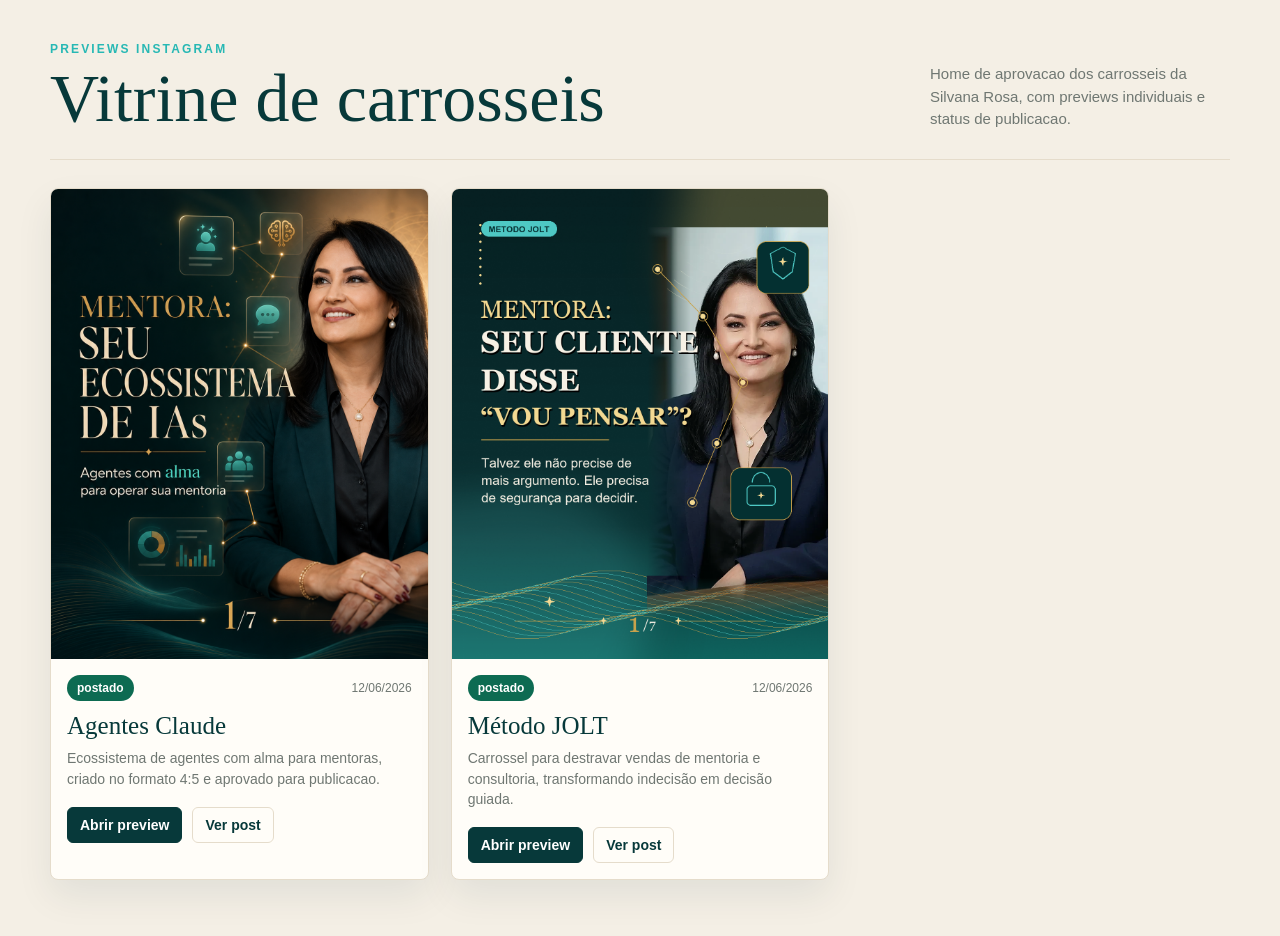
<file: index.html>
<!doctype html>
<html lang="pt-BR">
<head>
  <meta charset="utf-8">
  <meta name="viewport" content="width=device-width, initial-scale=1">
  <title>Vitrine de Carrosseis - Silvana Rosa</title>
  <style>
    :root {
      --page: #f4efe5;
      --ink: #07393a;
      --muted: #6f7772;
      --surface: #fffdf8;
      --line: #e5dccb;
      --gold: #c49a45;
      --teal: #27b8b4;
      --posted: #0d6b52;
      --approved: #8a6a16;
      --pending: #0d5d73;
    }

    * {
      box-sizing: border-box;
      margin: 0;
      padding: 0;
    }

    body {
      min-height: 100vh;
      background: var(--page);
      color: var(--ink);
      font-family: -apple-system, BlinkMacSystemFont, "Segoe UI", Roboto, Helvetica, Arial, sans-serif;
    }

    .shell {
      width: min(1180px, calc(100vw - 32px));
      margin: 0 auto;
      padding: 42px 0 56px;
    }

    header {
      display: flex;
      align-items: end;
      justify-content: space-between;
      gap: 24px;
      padding-bottom: 28px;
      border-bottom: 1px solid var(--line);
    }

    h1 {
      max-width: 760px;
      font-family: Georgia, "Times New Roman", serif;
      font-size: clamp(34px, 6vw, 68px);
      font-weight: 500;
      line-height: 0.95;
      letter-spacing: 0;
    }

    .eyebrow {
      margin-bottom: 10px;
      color: var(--teal);
      font-size: 12px;
      font-weight: 700;
      letter-spacing: 0.18em;
      text-transform: uppercase;
    }

    .summary {
      max-width: 300px;
      color: var(--muted);
      font-size: 15px;
      line-height: 1.5;
    }

    .grid {
      display: grid;
      grid-template-columns: repeat(3, minmax(0, 1fr));
      gap: 22px;
      padding-top: 28px;
    }

    .card {
      overflow: hidden;
      border: 1px solid var(--line);
      border-radius: 8px;
      background: var(--surface);
      box-shadow: 0 16px 36px rgba(7, 57, 58, 0.08);
    }

    .thumb {
      display: block;
      width: 100%;
      aspect-ratio: 4 / 5;
      object-fit: cover;
      background: #ede4d5;
    }

    .content {
      padding: 16px;
    }

    .meta {
      display: flex;
      align-items: center;
      justify-content: space-between;
      gap: 12px;
      margin-bottom: 12px;
    }

    .status {
      display: inline-flex;
      align-items: center;
      min-height: 26px;
      padding: 0 10px;
      border-radius: 999px;
      color: #fff;
      font-size: 12px;
      font-weight: 700;
      line-height: 1;
      white-space: nowrap;
    }

    .status.postado {
      background: var(--posted);
    }

    .status.aprovado {
      background: var(--approved);
    }

    .status.em-aprovacao {
      background: var(--pending);
    }

    .date {
      color: var(--muted);
      font-size: 12px;
      white-space: nowrap;
    }

    h2 {
      font-family: Georgia, "Times New Roman", serif;
      font-size: 25px;
      font-weight: 500;
      line-height: 1;
      letter-spacing: 0;
    }

    .description {
      margin-top: 10px;
      color: var(--muted);
      font-size: 14px;
      line-height: 1.45;
    }

    .links {
      display: flex;
      flex-wrap: wrap;
      gap: 10px;
      margin-top: 18px;
    }

    a {
      color: inherit;
      text-decoration: none;
    }

    .button {
      display: inline-flex;
      align-items: center;
      justify-content: center;
      min-height: 36px;
      padding: 0 12px;
      border: 1px solid var(--ink);
      border-radius: 6px;
      font-size: 14px;
      font-weight: 700;
    }

    .button.primary {
      border-color: var(--ink);
      background: var(--ink);
      color: #fff;
    }

    .button.secondary {
      border-color: var(--line);
      color: var(--ink);
    }

    @media (max-width: 980px) {
      .grid {
        grid-template-columns: repeat(2, minmax(0, 1fr));
      }
    }

    @media (max-width: 720px) {
      .shell {
        width: min(100vw - 24px, 420px);
        padding: 28px 0 36px;
      }

      header {
        display: block;
      }

      .summary {
        margin-top: 14px;
      }

      .grid {
        grid-template-columns: 1fr;
      }
    }
  </style>
</head>
<body>
  <main class="shell">
    <header>
      <div>
        <p class="eyebrow">Previews Instagram</p>
        <h1>Vitrine de carrosseis</h1>
      </div>
      <p class="summary">Home de aprovacao dos carrosseis da Silvana Rosa, com previews individuais e status de publicacao.</p>
    </header>

    <section class="grid" aria-label="Lista de carrosseis">
      <article class="card">
        <img class="thumb" src="carrosseis/agentes-claude/slide-01.png" alt="Capa do carrossel Agentes Claude">
        <div class="content">
          <div class="meta">
            <span class="status postado">postado</span>
            <span class="date">12/06/2026</span>
          </div>
          <h2>Agentes Claude</h2>
          <p class="description">Ecossistema de agentes com alma para mentoras, criado no formato 4:5 e aprovado para publicacao.</p>
          <div class="links">
            <a class="button primary" href="previews/agentes-claude.html">Abrir preview</a>
            <a class="button secondary" href="https://www.instagram.com/p/DZe1Lx5DbrO/" target="_blank" rel="noreferrer">Ver post</a>
          </div>
        </div>
      </article>
      <article class="card">
        <img class="thumb" src="carrosseis/metodo-jolt-vendas-mentoria/slide-01.png" alt="Capa do carrossel Metodo JOLT">
        <div class="content">
          <div class="meta">
            <span class="status postado">postado</span>
            <span class="date">12/06/2026</span>
          </div>
          <h2>Método JOLT</h2>
          <p class="description">Carrossel para destravar vendas de mentoria e consultoria, transformando indecisão em decisão guiada.</p>
          <div class="links">
            <a class="button primary" href="previews/metodo-jolt-vendas-mentoria.html">Abrir preview</a>
            <a class="button secondary" href="https://www.instagram.com/p/DZfvSP3mbRv/" target="_blank" rel="noreferrer">Ver post</a>
          </div>
        </div>
      </article>
    </section>
  </main>
</body>
</html>
</file>
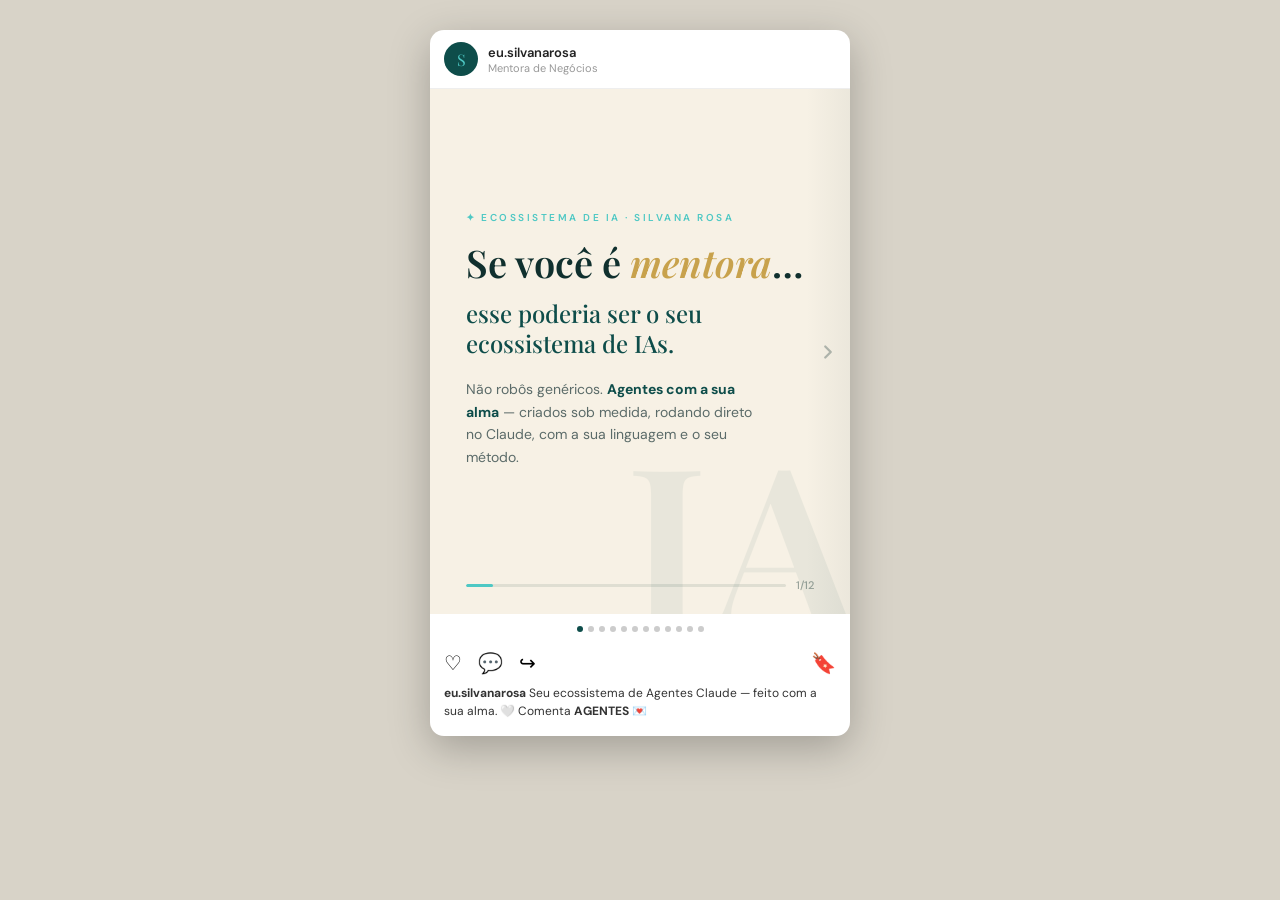
<file: carousel_agentes.html>
<!DOCTYPE html>
<html lang="pt-BR">
<head>
<meta charset="UTF-8">
<title>Carrossel — Agentes Claude | Silvana Rosa</title>
<style>
@import url('https://fonts.googleapis.com/css2?family=Playfair+Display:ital,wght@0,400;0,500;0,600;1,400;1,500&family=DM+Sans:wght@400;500;600&display=swap');
:root{
  --tiffany:#4EC8C4; --tiffany-light:#A8E2DF; --teal-deep:#0E4D4A; --teal-mid:#1A6B66;
  --cream:#F7F1E5; --cream-border:#E8DEC9; --gold:#C8A24C; --ink:#10302E;
  --grad:linear-gradient(165deg,#0E4D4A 0%,#1A6B66 55%,#4EC8C4 100%);
}
*{margin:0;padding:0;box-sizing:border-box;}
body{background:#d8d3c8;display:flex;justify-content:center;padding:30px;font-family:'DM Sans',sans-serif;}
.serif{font-family:'Playfair Display',serif;}
.sans{font-family:'DM Sans',sans-serif;}
.ig-frame{width:420px;background:#fff;border-radius:14px;overflow:hidden;box-shadow:0 12px 40px rgba(0,0,0,.25);}
.ig-header{display:flex;align-items:center;gap:10px;padding:12px 14px;border-bottom:1px solid #eee;}
.ig-header .av{width:34px;height:34px;border-radius:50%;background:var(--teal-deep);display:flex;align-items:center;justify-content:center;color:var(--tiffany);font-family:'Playfair Display',serif;font-size:16px;}
.ig-header .hd{font-size:13px;font-weight:600;color:#222;}
.ig-header .hd small{display:block;font-weight:400;color:#999;font-size:11px;}
.carousel-viewport{width:420px;height:525px;overflow:hidden;position:relative;cursor:grab;}
.carousel-track{display:flex;height:100%;transition:transform .35s ease;}
.slide{min-width:420px;height:525px;position:relative;overflow:hidden;}
.pad{position:absolute;inset:0;padding:40px 36px 64px;display:flex;flex-direction:column;}
.tag{font-size:10px;font-weight:600;letter-spacing:2.5px;text-transform:uppercase;}
.ig-dots{display:flex;gap:5px;justify-content:center;padding:12px;}
.ig-dots i{width:6px;height:6px;border-radius:50%;background:#ccc;}
.ig-dots i.on{background:var(--teal-deep);}
.ig-actions{display:flex;gap:16px;padding:6px 14px 4px;font-size:20px;}
.ig-caption{padding:4px 14px 16px;font-size:12px;color:#333;line-height:1.5;}
.wm{position:absolute;font-family:'Playfair Display',serif;font-size:230px;line-height:1;opacity:.06;right:-10px;bottom:-40px;font-weight:600;}
</style>
</head>
<body>
<div class="ig-frame">
  <div class="ig-header">
    <div class="av serif">S</div>
    <div class="hd">eu.silvanarosa<small>Mentora de Negócios</small></div>
  </div>
  <div class="carousel-viewport">
    <div class="carousel-track" id="track"></div>
  </div>
  <div class="ig-dots" id="dots"></div>
  <div class="ig-actions"><span>♡</span><span>💬</span><span>↪</span><span style="margin-left:auto">🔖</span></div>
  <div class="ig-caption"><b>eu.silvanarosa</b> Seu ecossistema de Agentes Claude — feito com a sua alma. 🤍 Comenta <b>AGENTES</b> 💌</div>
</div>

<script>
const AGENTS = [
  {n:"01",icon:"🧭",t:"Orquestradora da Jornada",d:"Mapeia os passos da sua entrega e organiza o seu método.",o:"Sua mentoria vira um caminho claro, estruturado e vendável."},
  {n:"02",icon:"💎",t:"Guardiã do Posicionamento",d:"Traduz a sua visão em presença magnética e mensagem única.",o:"Você sai da confusão e entra no magnetismo."},
  {n:"03",icon:"🌀",t:"Vendedora da Transformação",d:"Cria mensagens de venda com a alma da sua entrega.",o:"Você vende com integridade — sem sentir que está empurrando."},
  {n:"04",icon:"🌿",t:"Estrategista de Lançamentos",d:"Gera estratégias de venda alinhadas ao seu ritmo e ao seu negócio.",o:"Você vende com consistência, sem se desgastar."},
  {n:"05",icon:"📣",t:"Copy da Mentora Magnética",d:"Escreve posts, páginas e e-mails com o seu tom de voz.",o:"Comunicação autêntica que conecta, converte e encanta."},
  {n:"06",icon:"🎯",t:"Simuladora de Sessões",d:"Testa abordagens e roteiros com você antes das mentorias.",o:"Você chega mais preparada, confiante e fluida."},
  {n:"07",icon:"📬",t:"Reativadora de Leads",d:"Reengaja quem já te conhece — mas ainda não comprou.",o:"Você ativa vendas adormecidas com sutileza e estratégia."},
  {n:"08",icon:"📝",t:"Nomes & Posicionamento de Ofertas",d:"Gera nomes com alma e impacto para os seus produtos.",o:"Suas ofertas ficam memoráveis e mais fáceis de vender."},
  {n:"09",icon:"📲",t:"Geradora de Conteúdo do Método",d:"Transforma o seu conhecimento em conteúdo estratégico.",o:"Você nutre a audiência com propósito — sem tela em branco."},
  {n:"10",icon:"🤖",t:"FAQ & Gestão de Objeções",d:"Responde dúvidas e objeções na sua linguagem e nas suas ofertas.",o:"Menos desgaste no atendimento, mais conversão."},
];
const TOTAL = AGENTS.length + 2;

function progress(i,light){
  const pct=((i+1)/TOTAL)*100;
  const track=light?'rgba(16,48,46,.10)':'rgba(255,255,255,.15)';
  const fill=light?'#4EC8C4':'#A8E2DF';
  const lab=light?'rgba(16,48,46,.4)':'rgba(255,255,255,.5)';
  return `<div style="position:absolute;bottom:0;left:0;right:0;padding:16px 36px 22px;display:flex;align-items:center;gap:10px;z-index:10">
    <div style="flex:1;height:3px;background:${track};border-radius:2px;overflow:hidden"><div style="height:100%;width:${pct}%;background:${fill};border-radius:2px"></div></div>
    <span style="font-size:11px;color:${lab};font-weight:500">${i+1}/${TOTAL}</span></div>`;
}
function arrow(light){
  if(false)return'';
  const bg=light?'rgba(16,48,46,.05)':'rgba(255,255,255,.07)';
  const st=light?'rgba(16,48,46,.3)':'rgba(255,255,255,.4)';
  return `<div style="position:absolute;right:0;top:0;bottom:0;width:44px;display:flex;align-items:center;justify-content:center;background:linear-gradient(to right,transparent,${bg});z-index:9">
    <svg width="22" height="22" viewBox="0 0 24 24" fill="none"><path d="M9 6l6 6-6 6" stroke="${st}" stroke-width="2.5" stroke-linecap="round" stroke-linejoin="round"/></svg></div>`;
}

let html="";

// SLIDE 1 — CAPA (creme)
html += `<div class="slide" style="background:var(--cream)">
  <div class="wm" style="color:var(--teal-deep)">IA</div>
  <div class="pad" style="justify-content:center">
    <span class="tag sans" style="color:var(--tiffany);margin-bottom:18px">✦ ECOSSISTEMA DE IA · SILVANA ROSA</span>
    <h1 class="serif" style="font-size:38px;line-height:1.12;color:var(--ink);font-weight:600">Se você é <span class="serif" style="font-style:italic;color:var(--gold)">mentora</span>…</h1>
    <p class="serif" style="font-size:24px;line-height:1.25;color:var(--teal-deep);margin-top:14px;font-weight:500">esse poderia ser o seu ecossistema de IAs.</p>
    <p class="sans" style="font-size:14px;color:#5b6b69;margin-top:20px;line-height:1.6;max-width:300px">Não robôs genéricos. <b style="color:var(--teal-deep)">Agentes com a sua alma</b> — criados sob medida, rodando direto no Claude, com a sua linguagem e o seu método.</p>
  </div>${arrow(true)}${progress(0,true)}</div>`;

// SLIDES 2..11 — AGENTES
AGENTS.forEach((a,idx)=>{
  const i=idx+1;
  const light=(i%2===1); // alterna
  const bg=light?'var(--cream)':'var(--teal-deep)';
  const titleColor=light?'var(--ink)':'#fff';
  const descColor=light?'#5b6b69':'rgba(255,255,255,.72)';
  const tagColor=light?'var(--tiffany)':'var(--tiffany-light)';
  const numColor=light?'rgba(16,48,46,.10)':'rgba(168,226,223,.14)';
  const outBg=light?'rgba(78,200,196,.12)':'rgba(168,226,223,.10)';
  const outColor=light?'var(--teal-deep)':'var(--tiffany-light)';
  html += `<div class="slide" style="background:${bg}">
    <div class="wm serif" style="color:${numColor}">${a.n}</div>
    <div class="pad" style="justify-content:flex-end">
      <span class="tag sans" style="color:${tagColor};margin-bottom:14px">AGENTE ${a.n}</span>
      <div style="font-size:34px;margin-bottom:10px">${a.icon}</div>
      <h2 class="serif" style="font-size:30px;line-height:1.14;color:${titleColor};font-weight:600;margin-bottom:12px">${a.t}</h2>
      <p class="sans" style="font-size:14.5px;line-height:1.55;color:${descColor};max-width:320px;margin-bottom:16px">${a.d}</p>
      <div style="display:inline-flex;align-self:flex-start;align-items:center;gap:8px;background:${outBg};padding:10px 16px;border-radius:14px;max-width:330px">
        <span class="sans" style="font-size:13.5px;line-height:1.4;color:${outColor};font-weight:500">${a.o}</span>
      </div>
    </div>${arrow(light)}${progress(i,light)}</div>`;
});

// SLIDE FINAL — CTA (gradiente)
html += `<div class="slide" style="background:var(--grad)">
  <div class="pad" style="justify-content:center;align-items:flex-start">
    <span class="tag sans" style="color:rgba(255,255,255,.7);margin-bottom:18px">✦ VAMOS JUNTAS</span>
    <h2 class="serif" style="font-size:34px;line-height:1.18;color:#fff;font-weight:600">Um time de <span class="serif" style="font-style:italic;color:#F7F1E5">Agentes Claude</span><br>que trabalha com você<br>e por você.</h2>
    <p class="sans" style="font-size:14.5px;color:rgba(255,255,255,.82);margin-top:18px;line-height:1.6;max-width:310px">Cada agente reflete o seu método, fala como você fala e entrega como você entrega.</p>
    <div style="margin-top:26px;display:inline-flex;align-items:center;gap:9px;background:var(--cream);color:var(--teal-deep);padding:13px 26px;border-radius:30px;font-weight:600;font-size:14px" class="sans">💌 Comenta a palavra AGENTES</div>
    <p class="sans" style="font-size:12px;color:rgba(255,255,255,.65);margin-top:18px">@eu.silvanarosa</p>
  </div>${progress(TOTAL-1,false)}</div>`;

document.getElementById('track').innerHTML=html;

// dots
let dh="";for(let i=0;i<TOTAL;i++)dh+=`<i class="${i===0?'on':''}"></i>`;
document.getElementById('dots').innerHTML=dh;

// swipe/drag
let idx=0,startX=0,drag=false;
const track=document.getElementById('track');
const vp=document.querySelector('.carousel-viewport');
function go(i){idx=Math.max(0,Math.min(TOTAL-1,i));track.style.transform=`translateX(${-idx*420}px)`;
  document.querySelectorAll('.ig-dots i').forEach((d,j)=>d.classList.toggle('on',j===idx));}
vp.addEventListener('mousedown',e=>{drag=true;startX=e.clientX;track.style.transition='none';});
window.addEventListener('mouseup',e=>{if(!drag)return;drag=false;track.style.transition='transform .35s ease';
  const dx=e.clientX-startX;if(dx<-50)go(idx+1);else if(dx>50)go(idx-1);else go(idx);});
vp.addEventListener('click',e=>{const r=vp.getBoundingClientRect();if(e.clientX-r.left>r.width/2)go(idx+1);else go(idx-1);});
</script>
</body>
</html>
</file>
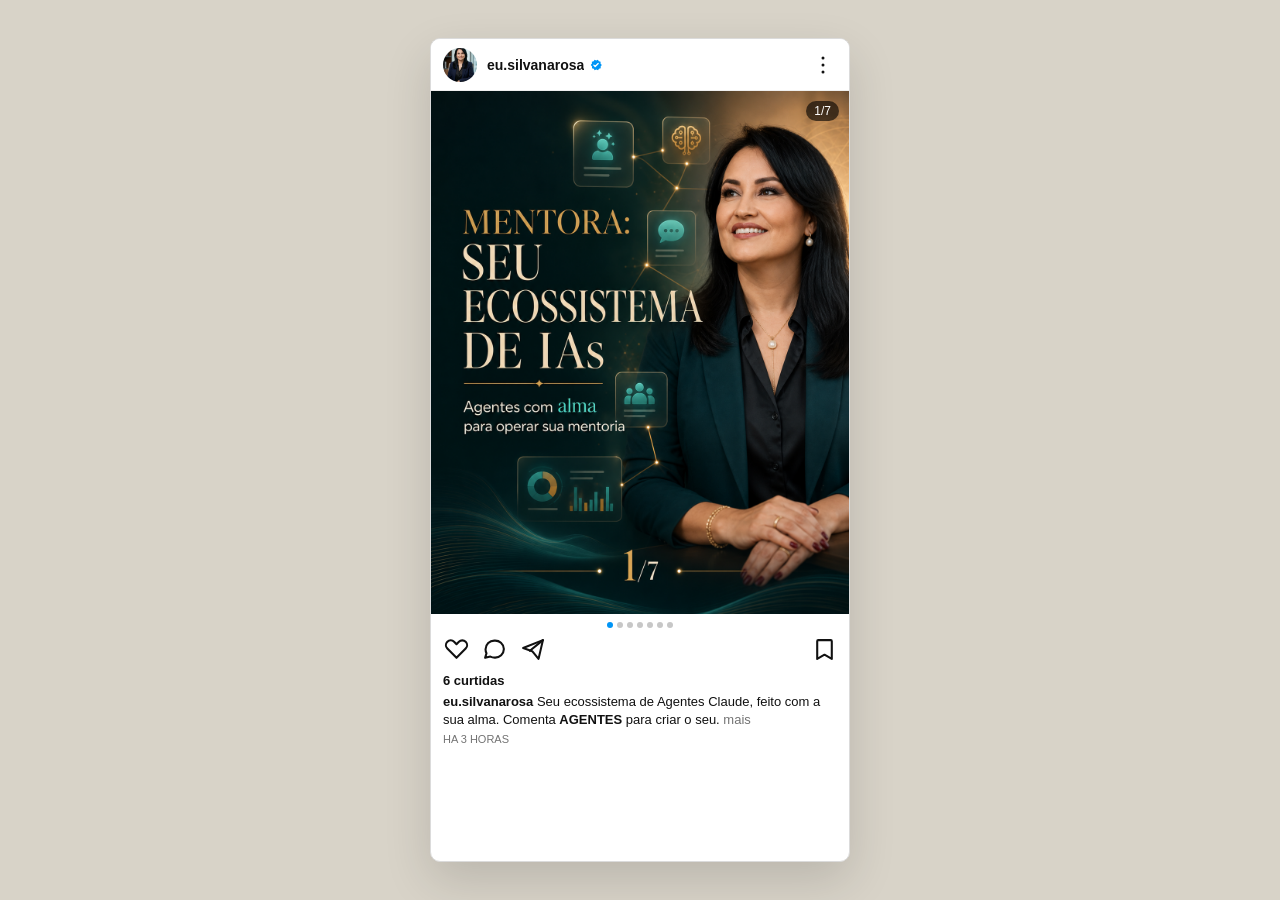
<file: carrossel_preview.html>
<!doctype html>
<html lang="pt-BR">
<head>
  <meta charset="utf-8">
  <meta name="viewport" content="width=device-width, initial-scale=1">
  <title>Preview Instagram - Agentes Claude</title>
  <style>
    :root {
      --page: #d8d3c8;
      --surface: #fff;
      --line: #efefef;
      --text: #111;
      --muted: #737373;
      --blue: #0095f6;
    }

    * {
      box-sizing: border-box;
      margin: 0;
      padding: 0;
    }

    body {
      min-height: 100vh;
      display: flex;
      justify-content: center;
      padding: 38px 18px;
      background: var(--page);
      color: var(--text);
      font-family: -apple-system, BlinkMacSystemFont, "Segoe UI", Roboto, Helvetica, Arial, sans-serif;
    }

    .post {
      width: min(420px, calc(100vw - 36px));
      overflow: hidden;
      border: 1px solid #dbdbdb;
      border-radius: 10px;
      background: var(--surface);
      box-shadow: 0 18px 48px rgba(0, 0, 0, 0.14);
    }

    .post-header {
      display: flex;
      align-items: center;
      gap: 10px;
      height: 52px;
      padding: 8px 12px;
      border-bottom: 1px solid var(--line);
      background: var(--surface);
    }

    .avatar {
      width: 34px;
      height: 34px;
      flex: 0 0 34px;
      overflow: hidden;
      border-radius: 50%;
      background: #eee;
    }

    .avatar img {
      display: block;
      width: 100%;
      height: 100%;
      object-fit: cover;
    }

    .profile {
      min-width: 0;
      flex: 1;
      display: flex;
      align-items: center;
      gap: 5px;
    }

    .username {
      overflow: hidden;
      color: var(--text);
      font-size: 14px;
      font-weight: 600;
      line-height: 1;
      text-overflow: ellipsis;
      white-space: nowrap;
    }

    .verified {
      width: 14px;
      height: 14px;
      flex: 0 0 14px;
      color: var(--blue);
    }

    .icon-button {
      display: inline-grid;
      place-items: center;
      width: 28px;
      height: 28px;
      border: 0;
      background: transparent;
      color: var(--text);
      cursor: pointer;
    }

    .icon-button svg {
      display: block;
      width: 24px;
      height: 24px;
      stroke: currentColor;
      stroke-width: 2;
      stroke-linecap: round;
      stroke-linejoin: round;
      fill: none;
    }

    .media {
      position: relative;
      width: 100%;
      aspect-ratio: 4 / 5;
      overflow: hidden;
      background: #f7f1e5;
      cursor: grab;
      touch-action: pan-y;
      user-select: none;
      -webkit-user-select: none;
    }

    .media.dragging {
      cursor: grabbing;
    }

    .track {
      display: flex;
      height: 100%;
      transition: transform 260ms ease;
      will-change: transform;
    }

    .slide {
      min-width: 100%;
      height: 100%;
      background: #f7f1e5;
    }

    .slide img {
      display: block;
      width: 100%;
      height: 100%;
      object-fit: cover;
      pointer-events: none;
      user-select: none;
      -webkit-user-drag: none;
    }

    .counter {
      position: absolute;
      top: 10px;
      right: 10px;
      z-index: 3;
      padding: 4px 8px;
      border-radius: 999px;
      background: rgba(0, 0, 0, 0.62);
      color: #fff;
      font-size: 12px;
      font-weight: 500;
      line-height: 1;
    }

    .hit {
      position: absolute;
      top: 0;
      bottom: 0;
      z-index: 2;
      width: 33.333%;
      border: 0;
      background: transparent;
      cursor: pointer;
    }

    .hit.prev {
      left: 0;
    }

    .hit.next {
      right: 0;
    }

    .dots {
      display: flex;
      justify-content: center;
      gap: 4px;
      height: 18px;
      padding-top: 8px;
      background: var(--surface);
    }

    .dot {
      width: 6px;
      height: 6px;
      border: 0;
      border-radius: 50%;
      background: #c7c7c7;
      cursor: pointer;
    }

    .dot.active {
      background: var(--blue);
    }

    .actions {
      display: flex;
      align-items: center;
      gap: 12px;
      height: 40px;
      padding: 4px 12px 8px;
      background: var(--surface);
    }

    .actions .icon-button {
      width: 26px;
      height: 26px;
    }

    .actions .icon-button svg {
      width: 25px;
      height: 25px;
    }

    .actions .save {
      margin-left: auto;
    }

    .likes {
      padding: 0 12px 4px;
      background: var(--surface);
      color: var(--text);
      font-size: 13px;
      font-weight: 600;
      line-height: 1.35;
    }

    .caption {
      padding: 0 12px 2px;
      background: var(--surface);
      color: var(--text);
      font-size: 13px;
      line-height: 1.35;
    }

    .caption strong {
      font-weight: 600;
    }

    .caption .more {
      color: var(--muted);
    }

    .time {
      padding: 4px 12px 14px;
      background: var(--surface);
      color: var(--muted);
      font-size: 11px;
      line-height: 1;
      text-transform: uppercase;
    }

    @media (max-width: 520px) {
      body {
        display: block;
        min-height: 100vh;
        padding: 0;
        background: var(--surface);
      }

      .post {
        width: 100vw;
        min-height: 100vh;
        border: 0;
        border-radius: 0;
        box-shadow: none;
      }

      .post-header {
        height: 50px;
      }

      .media {
        width: 100vw;
      }
    }
  </style>
</head>
<body>
  <article class="post" aria-label="Preview do post no Instagram">
    <header class="post-header">
      <div class="avatar">
        <img src="minhas-fotos/bio-silvana-rosa-desafio-sua-mentoria-em-3-dias.webp" alt="Foto de perfil de Silvana Rosa">
      </div>

      <div class="profile">
        <span class="username">eu.silvanarosa</span>
        <svg class="verified" viewBox="0 0 24 24" aria-label="Verificado">
          <path fill="currentColor" d="M22 12l-2.1 2.4.3 3.2-3.1.7-1.6 2.8-2.9-1.3-2.9 1.3-1.6-2.8-3.1-.7.3-3.2L3 12l2.1-2.4-.3-3.2 3.1-.7 1.6-2.8 2.9 1.3 2.9-1.3 1.6 2.8 3.1.7-.3 3.2L22 12z"></path>
          <path d="M8.3 12.2l2.3 2.3 5.1-5.1" stroke="#fff" stroke-width="2.2" stroke-linecap="round" stroke-linejoin="round" fill="none"></path>
        </svg>
      </div>

      <button class="icon-button" type="button" aria-label="Mais opcoes">
        <svg viewBox="0 0 24 24">
          <circle cx="12" cy="5" r="1.5" fill="currentColor" stroke="none"></circle>
          <circle cx="12" cy="12" r="1.5" fill="currentColor" stroke="none"></circle>
          <circle cx="12" cy="19" r="1.5" fill="currentColor" stroke="none"></circle>
        </svg>
      </button>
    </header>

    <section class="media" id="media">
      <div class="track" id="track"></div>
      <span class="counter" id="counter">1/7</span>
      <button class="hit prev" type="button" id="prev" aria-label="Slide anterior"></button>
      <button class="hit next" type="button" id="next" aria-label="Proximo slide"></button>
    </section>

    <nav class="dots" id="dots" aria-label="Navegacao dos slides"></nav>

    <section class="actions" aria-label="Acoes do post">
      <button class="icon-button" type="button" aria-label="Curtir">
        <svg viewBox="0 0 24 24">
          <path d="M20.8 4.6c-1.8-1.8-4.7-1.8-6.5 0L12 6.9 9.7 4.6c-1.8-1.8-4.7-1.8-6.5 0s-1.8 4.7 0 6.5L12 20l8.8-8.9c1.8-1.8 1.8-4.7 0-6.5z"></path>
        </svg>
      </button>
      <button class="icon-button" type="button" aria-label="Comentar">
        <svg viewBox="0 0 24 24">
          <path d="M21 11.5a8.4 8.4 0 0 1-8.7 8.3 9.7 9.7 0 0 1-4.3-1l-5 1.2 1.3-4.4a8.2 8.2 0 0 1-.9-3.8A8.4 8.4 0 0 1 12 3.5a8.4 8.4 0 0 1 9 8z"></path>
        </svg>
      </button>
      <button class="icon-button" type="button" aria-label="Compartilhar">
        <svg viewBox="0 0 24 24">
          <path d="M22 3L9.5 13.2"></path>
          <path d="M22 3l-4.2 18-6.1-7.4L3 10.6 22 3z"></path>
        </svg>
      </button>
      <button class="icon-button save" type="button" aria-label="Salvar">
        <svg viewBox="0 0 24 24">
          <path d="M6 3h12a1 1 0 0 1 1 1v17l-7-4-7 4V4a1 1 0 0 1 1-1z"></path>
        </svg>
      </button>
    </section>

    <div class="likes">6 curtidas</div>
    <p class="caption">
      <strong>eu.silvanarosa</strong>
      Seu ecossistema de Agentes Claude, feito com a sua alma.
      Comenta <strong>AGENTES</strong> para criar o seu.
      <span class="more">mais</span>
    </p>
    <div class="time">Ha 3 horas</div>
  </article>

  <script>
    const slides = [
      "carrosseis/agentes-claude/slide-01.png",
      "carrosseis/agentes-claude/slide-02.png",
      "carrosseis/agentes-claude/slide-03.png",
      "carrosseis/agentes-claude/slide-04.png",
      "carrosseis/agentes-claude/slide-05.png",
      "carrosseis/agentes-claude/slide-06.png",
      "carrosseis/agentes-claude/slide-07.png"
    ];

    const track = document.getElementById("track");
    const dots = document.getElementById("dots");
    const counter = document.getElementById("counter");
    const prev = document.getElementById("prev");
    const next = document.getElementById("next");
    const media = document.getElementById("media");
    let current = 0;
    let startX = 0;
    let currentX = 0;
    let dragging = false;
    let didDrag = false;

    slides.forEach((src, index) => {
      const slide = document.createElement("div");
      slide.className = "slide";

      const img = document.createElement("img");
      img.src = src;
      img.alt = `Slide ${index + 1}`;

      slide.appendChild(img);
      track.appendChild(slide);

      const dot = document.createElement("button");
      dot.className = "dot";
      dot.type = "button";
      dot.setAttribute("aria-label", `Ir para slide ${index + 1}`);
      dot.addEventListener("click", () => {
        current = index;
        render();
      });
      dots.appendChild(dot);
    });

    function render() {
      track.style.transition = "transform 260ms ease";
      track.style.transform = `translateX(${-current * 100}%)`;
      counter.textContent = `${current + 1}/${slides.length}`;
      [...dots.children].forEach((dot, index) => {
        dot.classList.toggle("active", index === current);
      });
      prev.disabled = current === 0;
      next.disabled = current === slides.length - 1;
    }

    function go(delta) {
      current = Math.max(0, Math.min(slides.length - 1, current + delta));
      render();
    }

    function handleTap(delta) {
      if (didDrag) {
        didDrag = false;
        return;
      }
      go(delta);
    }

    prev.addEventListener("click", () => handleTap(-1));
    next.addEventListener("click", () => handleTap(1));

    media.addEventListener("pointerdown", (event) => {
      dragging = true;
      didDrag = false;
      startX = event.clientX;
      currentX = event.clientX;
      track.style.transition = "none";
      media.classList.add("dragging");
      media.setPointerCapture(event.pointerId);
    });

    media.addEventListener("pointermove", (event) => {
      if (!dragging) return;
      currentX = event.clientX;
      const distance = currentX - startX;
      if (Math.abs(distance) > 8) {
        didDrag = true;
      }
      const width = media.clientWidth || 1;
      const edgeResistance =
        (current === 0 && distance > 0) || (current === slides.length - 1 && distance < 0)
          ? 0.28
          : 1;
      const offset = (distance * edgeResistance / width) * 100;
      track.style.transform = `translateX(${(-current * 100) + offset}%)`;
    });

    function finishDrag(event) {
      if (!dragging) return;
      const distance = currentX - startX;
      dragging = false;
      media.classList.remove("dragging");
      if (event.pointerId !== undefined && media.hasPointerCapture(event.pointerId)) {
        media.releasePointerCapture(event.pointerId);
      }
      if (Math.abs(distance) > 45) {
        go(distance < 0 ? 1 : -1);
      } else {
        render();
      }
    }

    media.addEventListener("pointerup", finishDrag);
    media.addEventListener("pointercancel", finishDrag);

    render();
  </script>
</body>
</html>
</file>
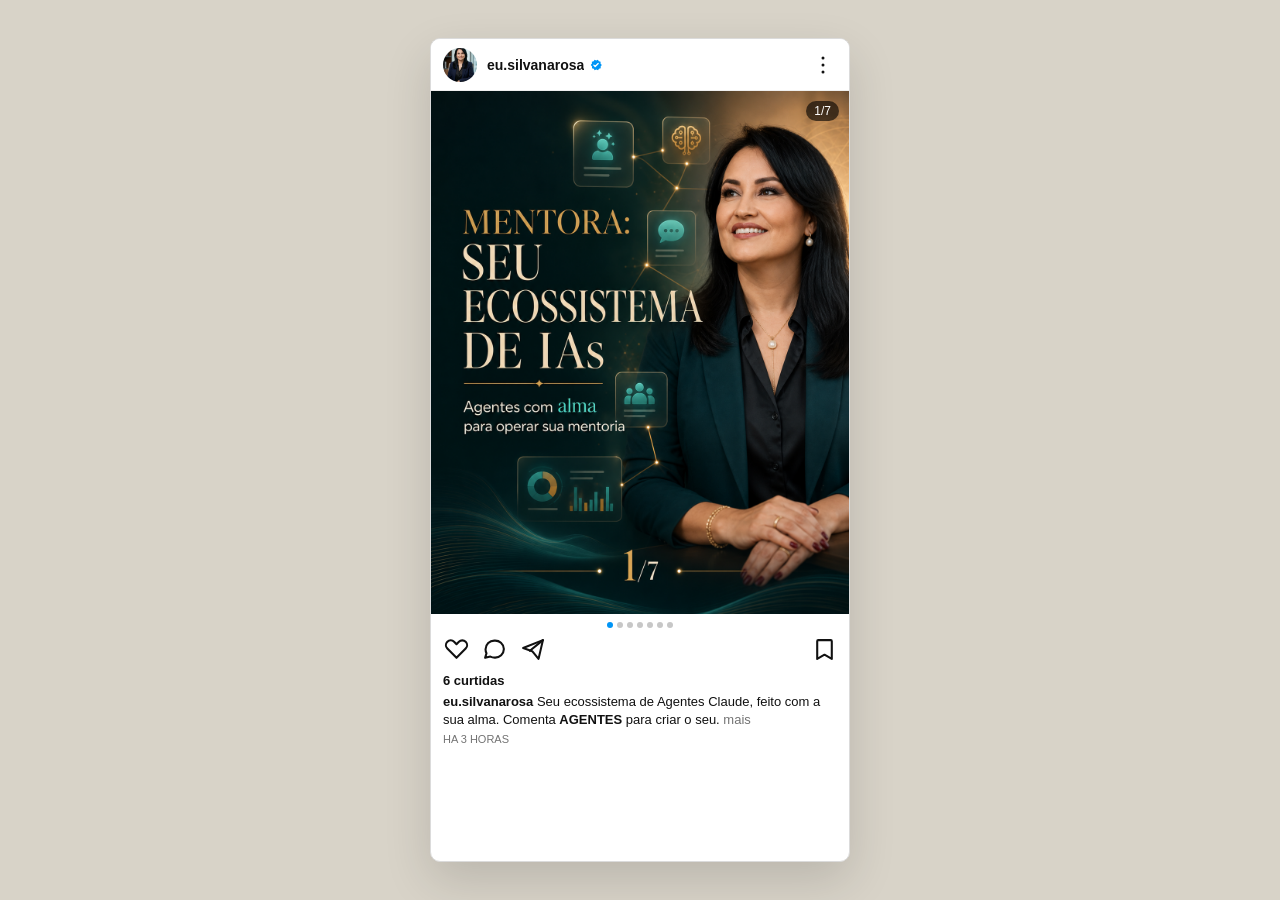
<file: previews/agentes-claude.html>
﻿<!doctype html>
<html lang="pt-BR">
<head>
  <meta charset="utf-8">
  <meta name="viewport" content="width=device-width, initial-scale=1">
  <title>Preview Instagram - Agentes Claude</title>
  <style>
    :root {
      --page: #d8d3c8;
      --surface: #fff;
      --line: #efefef;
      --text: #111;
      --muted: #737373;
      --blue: #0095f6;
    }

    * {
      box-sizing: border-box;
      margin: 0;
      padding: 0;
    }

    body {
      min-height: 100vh;
      display: flex;
      justify-content: center;
      padding: 38px 18px;
      background: var(--page);
      color: var(--text);
      font-family: -apple-system, BlinkMacSystemFont, "Segoe UI", Roboto, Helvetica, Arial, sans-serif;
    }

    .post {
      width: min(420px, calc(100vw - 36px));
      overflow: hidden;
      border: 1px solid #dbdbdb;
      border-radius: 10px;
      background: var(--surface);
      box-shadow: 0 18px 48px rgba(0, 0, 0, 0.14);
    }

    .post-header {
      display: flex;
      align-items: center;
      gap: 10px;
      height: 52px;
      padding: 8px 12px;
      border-bottom: 1px solid var(--line);
      background: var(--surface);
    }

    .avatar {
      width: 34px;
      height: 34px;
      flex: 0 0 34px;
      overflow: hidden;
      border-radius: 50%;
      background: #eee;
    }

    .avatar img {
      display: block;
      width: 100%;
      height: 100%;
      object-fit: cover;
    }

    .profile {
      min-width: 0;
      flex: 1;
      display: flex;
      align-items: center;
      gap: 5px;
    }

    .username {
      overflow: hidden;
      color: var(--text);
      font-size: 14px;
      font-weight: 600;
      line-height: 1;
      text-overflow: ellipsis;
      white-space: nowrap;
    }

    .verified {
      width: 14px;
      height: 14px;
      flex: 0 0 14px;
      color: var(--blue);
    }

    .icon-button {
      display: inline-grid;
      place-items: center;
      width: 28px;
      height: 28px;
      border: 0;
      background: transparent;
      color: var(--text);
      cursor: pointer;
    }

    .icon-button svg {
      display: block;
      width: 24px;
      height: 24px;
      stroke: currentColor;
      stroke-width: 2;
      stroke-linecap: round;
      stroke-linejoin: round;
      fill: none;
    }

    .media {
      position: relative;
      width: 100%;
      aspect-ratio: 4 / 5;
      overflow: hidden;
      background: #f7f1e5;
      cursor: grab;
      touch-action: pan-y;
      user-select: none;
      -webkit-user-select: none;
    }

    .media.dragging {
      cursor: grabbing;
    }

    .track {
      display: flex;
      height: 100%;
      transition: transform 260ms ease;
      will-change: transform;
    }

    .slide {
      min-width: 100%;
      height: 100%;
      background: #f7f1e5;
    }

    .slide img {
      display: block;
      width: 100%;
      height: 100%;
      object-fit: cover;
      pointer-events: none;
      user-select: none;
      -webkit-user-drag: none;
    }

    .counter {
      position: absolute;
      top: 10px;
      right: 10px;
      z-index: 3;
      padding: 4px 8px;
      border-radius: 999px;
      background: rgba(0, 0, 0, 0.62);
      color: #fff;
      font-size: 12px;
      font-weight: 500;
      line-height: 1;
    }

    .hit {
      position: absolute;
      top: 0;
      bottom: 0;
      z-index: 2;
      width: 33.333%;
      border: 0;
      background: transparent;
      cursor: pointer;
    }

    .hit.prev {
      left: 0;
    }

    .hit.next {
      right: 0;
    }

    .dots {
      display: flex;
      justify-content: center;
      gap: 4px;
      height: 18px;
      padding-top: 8px;
      background: var(--surface);
    }

    .dot {
      width: 6px;
      height: 6px;
      border: 0;
      border-radius: 50%;
      background: #c7c7c7;
      cursor: pointer;
    }

    .dot.active {
      background: var(--blue);
    }

    .actions {
      display: flex;
      align-items: center;
      gap: 12px;
      height: 40px;
      padding: 4px 12px 8px;
      background: var(--surface);
    }

    .actions .icon-button {
      width: 26px;
      height: 26px;
    }

    .actions .icon-button svg {
      width: 25px;
      height: 25px;
    }

    .actions .save {
      margin-left: auto;
    }

    .likes {
      padding: 0 12px 4px;
      background: var(--surface);
      color: var(--text);
      font-size: 13px;
      font-weight: 600;
      line-height: 1.35;
    }

    .caption {
      padding: 0 12px 2px;
      background: var(--surface);
      color: var(--text);
      font-size: 13px;
      line-height: 1.35;
    }

    .caption strong {
      font-weight: 600;
    }

    .caption .more {
      color: var(--muted);
    }

    .time {
      padding: 4px 12px 14px;
      background: var(--surface);
      color: var(--muted);
      font-size: 11px;
      line-height: 1;
      text-transform: uppercase;
    }

    @media (max-width: 520px) {
      body {
        display: block;
        min-height: 100vh;
        padding: 0;
        background: var(--surface);
      }

      .post {
        width: 100vw;
        min-height: 100vh;
        border: 0;
        border-radius: 0;
        box-shadow: none;
      }

      .post-header {
        height: 50px;
      }

      .media {
        width: 100vw;
      }
    }
  </style>
</head>
<body>
  <article class="post" aria-label="Preview do post no Instagram">
    <header class="post-header">
      <div class="avatar">
        <img src="../minhas-fotos/bio-silvana-rosa-desafio-sua-mentoria-em-3-dias.webp" alt="Foto de perfil de Silvana Rosa">
      </div>

      <div class="profile">
        <span class="username">eu.silvanarosa</span>
        <svg class="verified" viewBox="0 0 24 24" aria-label="Verificado">
          <path fill="currentColor" d="M22 12l-2.1 2.4.3 3.2-3.1.7-1.6 2.8-2.9-1.3-2.9 1.3-1.6-2.8-3.1-.7.3-3.2L3 12l2.1-2.4-.3-3.2 3.1-.7 1.6-2.8 2.9 1.3 2.9-1.3 1.6 2.8 3.1.7-.3 3.2L22 12z"></path>
          <path d="M8.3 12.2l2.3 2.3 5.1-5.1" stroke="#fff" stroke-width="2.2" stroke-linecap="round" stroke-linejoin="round" fill="none"></path>
        </svg>
      </div>

      <button class="icon-button" type="button" aria-label="Mais opcoes">
        <svg viewBox="0 0 24 24">
          <circle cx="12" cy="5" r="1.5" fill="currentColor" stroke="none"></circle>
          <circle cx="12" cy="12" r="1.5" fill="currentColor" stroke="none"></circle>
          <circle cx="12" cy="19" r="1.5" fill="currentColor" stroke="none"></circle>
        </svg>
      </button>
    </header>

    <section class="media" id="media">
      <div class="track" id="track"></div>
      <span class="counter" id="counter">1/7</span>
      <button class="hit prev" type="button" id="prev" aria-label="Slide anterior"></button>
      <button class="hit next" type="button" id="next" aria-label="Proximo slide"></button>
    </section>

    <nav class="dots" id="dots" aria-label="Navegacao dos slides"></nav>

    <section class="actions" aria-label="Acoes do post">
      <button class="icon-button" type="button" aria-label="Curtir">
        <svg viewBox="0 0 24 24">
          <path d="M20.8 4.6c-1.8-1.8-4.7-1.8-6.5 0L12 6.9 9.7 4.6c-1.8-1.8-4.7-1.8-6.5 0s-1.8 4.7 0 6.5L12 20l8.8-8.9c1.8-1.8 1.8-4.7 0-6.5z"></path>
        </svg>
      </button>
      <button class="icon-button" type="button" aria-label="Comentar">
        <svg viewBox="0 0 24 24">
          <path d="M21 11.5a8.4 8.4 0 0 1-8.7 8.3 9.7 9.7 0 0 1-4.3-1l-5 1.2 1.3-4.4a8.2 8.2 0 0 1-.9-3.8A8.4 8.4 0 0 1 12 3.5a8.4 8.4 0 0 1 9 8z"></path>
        </svg>
      </button>
      <button class="icon-button" type="button" aria-label="Compartilhar">
        <svg viewBox="0 0 24 24">
          <path d="M22 3L9.5 13.2"></path>
          <path d="M22 3l-4.2 18-6.1-7.4L3 10.6 22 3z"></path>
        </svg>
      </button>
      <button class="icon-button save" type="button" aria-label="Salvar">
        <svg viewBox="0 0 24 24">
          <path d="M6 3h12a1 1 0 0 1 1 1v17l-7-4-7 4V4a1 1 0 0 1 1-1z"></path>
        </svg>
      </button>
    </section>

    <div class="likes">6 curtidas</div>
    <p class="caption">
      <strong>eu.silvanarosa</strong>
      Seu ecossistema de Agentes Claude, feito com a sua alma.
      Comenta <strong>AGENTES</strong> para criar o seu.
      <span class="more">mais</span>
    </p>
    <div class="time">Ha 3 horas</div>
  </article>

  <script>
    const slides = [
      "../carrosseis/agentes-claude/slide-01.png",
      "../carrosseis/agentes-claude/slide-02.png",
      "../carrosseis/agentes-claude/slide-03.png",
      "../carrosseis/agentes-claude/slide-04.png",
      "../carrosseis/agentes-claude/slide-05.png",
      "../carrosseis/agentes-claude/slide-06.png",
      "../carrosseis/agentes-claude/slide-07.png"
    ];

    const track = document.getElementById("track");
    const dots = document.getElementById("dots");
    const counter = document.getElementById("counter");
    const prev = document.getElementById("prev");
    const next = document.getElementById("next");
    const media = document.getElementById("media");
    let current = 0;
    let startX = 0;
    let currentX = 0;
    let dragging = false;
    let didDrag = false;

    slides.forEach((src, index) => {
      const slide = document.createElement("div");
      slide.className = "slide";

      const img = document.createElement("img");
      img.src = src;
      img.alt = `Slide ${index + 1}`;

      slide.appendChild(img);
      track.appendChild(slide);

      const dot = document.createElement("button");
      dot.className = "dot";
      dot.type = "button";
      dot.setAttribute("aria-label", `Ir para slide ${index + 1}`);
      dot.addEventListener("click", () => {
        current = index;
        render();
      });
      dots.appendChild(dot);
    });

    function render() {
      track.style.transition = "transform 260ms ease";
      track.style.transform = `translateX(${-current * 100}%)`;
      counter.textContent = `${current + 1}/${slides.length}`;
      [...dots.children].forEach((dot, index) => {
        dot.classList.toggle("active", index === current);
      });
      prev.disabled = current === 0;
      next.disabled = current === slides.length - 1;
    }

    function go(delta) {
      current = Math.max(0, Math.min(slides.length - 1, current + delta));
      render();
    }

    function handleTap(delta) {
      if (didDrag) {
        didDrag = false;
        return;
      }
      go(delta);
    }

    prev.addEventListener("click", () => handleTap(-1));
    next.addEventListener("click", () => handleTap(1));

    media.addEventListener("pointerdown", (event) => {
      dragging = true;
      didDrag = false;
      startX = event.clientX;
      currentX = event.clientX;
      track.style.transition = "none";
      media.classList.add("dragging");
      media.setPointerCapture(event.pointerId);
    });

    media.addEventListener("pointermove", (event) => {
      if (!dragging) return;
      currentX = event.clientX;
      const distance = currentX - startX;
      if (Math.abs(distance) > 8) {
        didDrag = true;
      }
      const width = media.clientWidth || 1;
      const edgeResistance =
        (current === 0 && distance > 0) || (current === slides.length - 1 && distance < 0)
          ? 0.28
          : 1;
      const offset = (distance * edgeResistance / width) * 100;
      track.style.transform = `translateX(${(-current * 100) + offset}%)`;
    });

    function finishDrag(event) {
      if (!dragging) return;
      const distance = currentX - startX;
      dragging = false;
      media.classList.remove("dragging");
      if (event.pointerId !== undefined && media.hasPointerCapture(event.pointerId)) {
        media.releasePointerCapture(event.pointerId);
      }
      if (Math.abs(distance) > 45) {
        go(distance < 0 ? 1 : -1);
      } else {
        render();
      }
    }

    media.addEventListener("pointerup", finishDrag);
    media.addEventListener("pointercancel", finishDrag);

    render();
  </script>
</body>
</html>
</file>
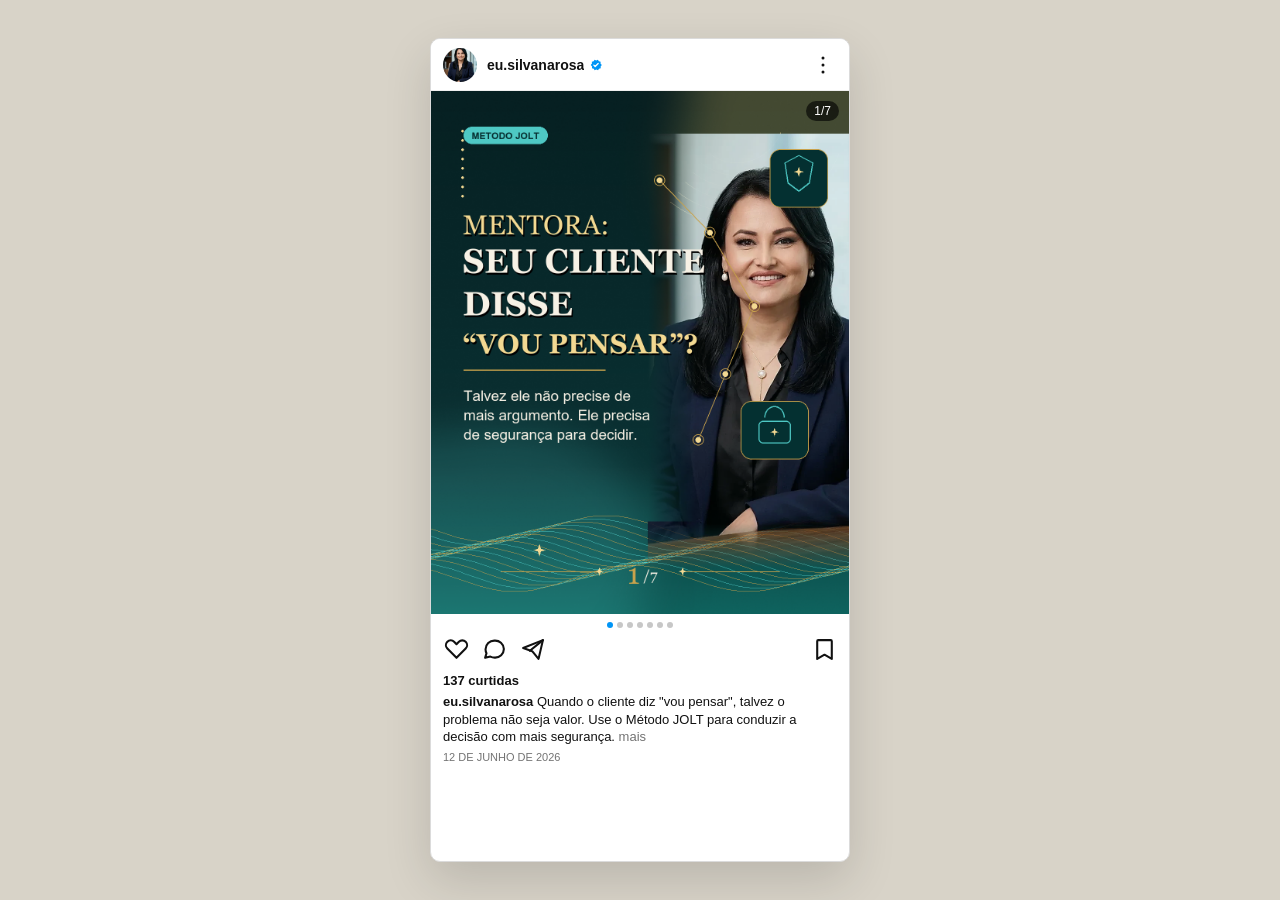
<file: previews/metodo-jolt-vendas-mentoria.html>
<!doctype html>
<html lang="pt-BR">
<head>
  <meta charset="utf-8">
  <meta name="viewport" content="width=device-width, initial-scale=1">
  <title>Metodo JOLT - Preview Instagram</title>
  <style>
    :root {
      --page: #d8d3c8;
      --surface: #fff;
      --line: #efefef;
      --text: #111;
      --muted: #737373;
      --blue: #0095f6;
    }

    * { box-sizing: border-box; margin: 0; padding: 0; }

    body {
      min-height: 100vh;
      display: flex;
      justify-content: center;
      padding: 38px 18px;
      background: var(--page);
      color: var(--text);
      font-family: -apple-system, BlinkMacSystemFont, "Segoe UI", Roboto, Helvetica, Arial, sans-serif;
    }

    .post {
      width: min(420px, calc(100vw - 36px));
      overflow: hidden;
      border: 1px solid #dbdbdb;
      border-radius: 10px;
      background: var(--surface);
      box-shadow: 0 18px 48px rgba(0, 0, 0, 0.14);
    }

    .post-header {
      display: flex;
      align-items: center;
      gap: 10px;
      height: 52px;
      padding: 8px 12px;
      border-bottom: 1px solid var(--line);
      background: var(--surface);
    }

    .avatar {
      width: 34px;
      height: 34px;
      flex: 0 0 34px;
      overflow: hidden;
      border-radius: 50%;
      background: #eee;
    }

    .avatar img,
    .slide img {
      display: block;
      width: 100%;
      height: 100%;
    }

    .avatar img { object-fit: cover; }
    .slide img { object-fit: contain; }

    .profile {
      min-width: 0;
      flex: 1;
      display: flex;
      align-items: center;
      gap: 5px;
    }

    .username {
      overflow: hidden;
      font-size: 14px;
      font-weight: 600;
      line-height: 1;
      text-overflow: ellipsis;
      white-space: nowrap;
    }

    .verified {
      width: 14px;
      height: 14px;
      flex: 0 0 14px;
      color: var(--blue);
    }

    .icon-button {
      display: inline-grid;
      place-items: center;
      width: 28px;
      height: 28px;
      border: 0;
      background: transparent;
      color: var(--text);
      cursor: pointer;
    }

    .icon-button svg {
      width: 24px;
      height: 24px;
      stroke: currentColor;
      stroke-width: 2;
      stroke-linecap: round;
      stroke-linejoin: round;
      fill: none;
    }

    .media {
      position: relative;
      width: 100%;
      aspect-ratio: 4 / 5;
      overflow: hidden;
      background: #f7f1e5;
      cursor: grab;
      touch-action: pan-y;
      user-select: none;
    }

    .media.dragging { cursor: grabbing; }

    .track {
      display: flex;
      height: 100%;
      transition: transform 260ms ease;
      will-change: transform;
    }

    .slide {
      min-width: 100%;
      height: 100%;
      background: #f7f1e5;
    }

    .slide img {
      pointer-events: none;
      user-select: none;
      -webkit-user-drag: none;
    }

    .counter {
      position: absolute;
      top: 10px;
      right: 10px;
      z-index: 3;
      padding: 4px 8px;
      border-radius: 999px;
      background: rgba(0, 0, 0, 0.62);
      color: #fff;
      font-size: 12px;
      font-weight: 500;
      line-height: 1;
    }

    .hit {
      position: absolute;
      top: 0;
      bottom: 0;
      z-index: 2;
      width: 33.333%;
      border: 0;
      background: transparent;
      cursor: pointer;
    }

    .hit.prev { left: 0; }
    .hit.next { right: 0; }

    .dots {
      display: flex;
      justify-content: center;
      gap: 4px;
      height: 18px;
      padding-top: 8px;
      background: var(--surface);
    }

    .dot {
      width: 6px;
      height: 6px;
      border: 0;
      border-radius: 50%;
      background: #c7c7c7;
      cursor: pointer;
    }

    .dot.active { background: var(--blue); }

    .actions {
      display: flex;
      align-items: center;
      gap: 12px;
      height: 40px;
      padding: 4px 12px 8px;
      background: var(--surface);
    }

    .actions .icon-button {
      width: 26px;
      height: 26px;
    }

    .actions .icon-button svg {
      width: 25px;
      height: 25px;
    }

    .save { margin-left: auto; }

    .likes,
    .caption,
    .time {
      background: var(--surface);
      font-size: 13px;
      line-height: 1.35;
    }

    .likes {
      padding: 0 12px 4px;
      font-weight: 600;
    }

    .caption { padding: 0 12px 2px; }
    .caption strong { font-weight: 600; }
    .caption .more,
    .time { color: var(--muted); }

    .time {
      padding: 4px 12px 14px;
      font-size: 11px;
      line-height: 1;
      text-transform: uppercase;
    }

    @media (max-width: 520px) {
      body {
        display: block;
        min-height: 100vh;
        padding: 0;
        background: var(--surface);
        overflow-x: hidden;
      }

      .post {
        width: 100%;
        min-height: 100vh;
        border: 0;
        border-radius: 0;
        box-shadow: none;
      }

      .post-header { height: 50px; }
      .media { width: 100%; }
    }
  </style>
</head>
<body>
  <article class="post" aria-label="Preview do post no Instagram">
    <header class="post-header">
      <div class="avatar">
        <img src="../minhas-fotos/bio-silvana-rosa-desafio-sua-mentoria-em-3-dias.webp" alt="Silvana Rosa">
      </div>
      <div class="profile">
        <span class="username">eu.silvanarosa</span>
        <svg class="verified" viewBox="0 0 24 24" aria-label="Verificado">
          <path fill="currentColor" d="M22 12l-2.1 2.4.3 3.2-3.1.7-1.6 2.8-2.9-1.3-2.9 1.3-1.6-2.8-3.1-.7.3-3.2L3 12l2.1-2.4-.3-3.2 3.1-.7 1.6-2.8 2.9 1.3 2.9-1.3 1.6 2.8 3.1.7-.3 3.2L22 12z"></path>
          <path d="M8.3 12.2l2.3 2.3 5.1-5.1" stroke="#fff" stroke-width="2.2" stroke-linecap="round" stroke-linejoin="round" fill="none"></path>
        </svg>
      </div>
      <button class="icon-button" type="button" aria-label="Mais opcoes">
        <svg viewBox="0 0 24 24">
          <circle cx="12" cy="5" r="1.5" fill="currentColor" stroke="none"></circle>
          <circle cx="12" cy="12" r="1.5" fill="currentColor" stroke="none"></circle>
          <circle cx="12" cy="19" r="1.5" fill="currentColor" stroke="none"></circle>
        </svg>
      </button>
    </header>

    <section class="media" id="media">
      <div class="track" id="track"></div>
      <span class="counter" id="counter">1/7</span>
      <button class="hit prev" type="button" id="prev" aria-label="Slide anterior"></button>
      <button class="hit next" type="button" id="next" aria-label="Proximo slide"></button>
    </section>

    <nav class="dots" id="dots" aria-label="Navegacao dos slides"></nav>

    <section class="actions" aria-label="Acoes do post">
      <button class="icon-button" type="button" aria-label="Curtir"><svg viewBox="0 0 24 24"><path d="M20.8 4.6c-1.8-1.8-4.7-1.8-6.5 0L12 6.9 9.7 4.6c-1.8-1.8-4.7-1.8-6.5 0s-1.8 4.7 0 6.5L12 20l8.8-8.9c1.8-1.8 1.8-4.7 0-6.5z"></path></svg></button>
      <button class="icon-button" type="button" aria-label="Comentar"><svg viewBox="0 0 24 24"><path d="M21 11.5a8.4 8.4 0 0 1-8.7 8.3 9.7 9.7 0 0 1-4.3-1l-5 1.2 1.3-4.4a8.2 8.2 0 0 1-.9-3.8A8.4 8.4 0 0 1 12 3.5a8.4 8.4 0 0 1 9 8z"></path></svg></button>
      <button class="icon-button" type="button" aria-label="Compartilhar"><svg viewBox="0 0 24 24"><path d="M22 3L9.5 13.2"></path><path d="M22 3l-4.2 18-6.1-7.4L3 10.6 22 3z"></path></svg></button>
      <button class="icon-button save" type="button" aria-label="Salvar"><svg viewBox="0 0 24 24"><path d="M6 3h12a1 1 0 0 1 1 1v17l-7-4-7 4V4a1 1 0 0 1 1-1z"></path></svg></button>
    </section>

    <div class="likes">137 curtidas</div>
    <p class="caption"><strong>eu.silvanarosa</strong> Quando o cliente diz "vou pensar", talvez o problema não seja valor. Use o Método JOLT para conduzir a decisão com mais segurança. <span class="more">mais</span></p>
    <div class="time">12 de junho de 2026</div>
  </article>

  <script>
    const slides = [
      "../carrosseis/metodo-jolt-vendas-mentoria/slide-01.png",
      "../carrosseis/metodo-jolt-vendas-mentoria/slide-02.png",
      "../carrosseis/metodo-jolt-vendas-mentoria/slide-03.png",
      "../carrosseis/metodo-jolt-vendas-mentoria/slide-04.png",
      "../carrosseis/metodo-jolt-vendas-mentoria/slide-05.png",
      "../carrosseis/metodo-jolt-vendas-mentoria/slide-06.png",
      "../carrosseis/metodo-jolt-vendas-mentoria/slide-07.png"
    ];
    const track = document.getElementById("track");
    const dots = document.getElementById("dots");
    const counter = document.getElementById("counter");
    const prev = document.getElementById("prev");
    const next = document.getElementById("next");
    const media = document.getElementById("media");
    let current = 0;
    let startX = 0;
    let currentX = 0;
    let dragging = false;
    let didDrag = false;

    slides.forEach((src, index) => {
      const slide = document.createElement("div");
      slide.className = "slide";
      const img = document.createElement("img");
      img.src = src;
      img.alt = `Slide ${index + 1}`;
      slide.appendChild(img);
      track.appendChild(slide);

      const dot = document.createElement("button");
      dot.className = "dot";
      dot.type = "button";
      dot.setAttribute("aria-label", `Ir para slide ${index + 1}`);
      dot.addEventListener("click", () => {
        current = index;
        render();
      });
      dots.appendChild(dot);
    });

    function render() {
      track.style.transition = "transform 260ms ease";
      track.style.transform = `translateX(${-current * 100}%)`;
      counter.textContent = `${current + 1}/${slides.length}`;
      [...dots.children].forEach((dot, index) => dot.classList.toggle("active", index === current));
      prev.disabled = current === 0;
      next.disabled = current === slides.length - 1;
    }

    function go(delta) {
      current = Math.max(0, Math.min(slides.length - 1, current + delta));
      render();
    }

    function handleTap(delta) {
      if (didDrag) {
        didDrag = false;
        return;
      }
      go(delta);
    }

    prev.addEventListener("click", () => handleTap(-1));
    next.addEventListener("click", () => handleTap(1));

    media.addEventListener("pointerdown", (event) => {
      dragging = true;
      didDrag = false;
      startX = event.clientX;
      currentX = event.clientX;
      track.style.transition = "none";
      media.classList.add("dragging");
      media.setPointerCapture(event.pointerId);
    });

    media.addEventListener("pointermove", (event) => {
      if (!dragging) return;
      currentX = event.clientX;
      const distance = currentX - startX;
      if (Math.abs(distance) > 8) didDrag = true;
      const width = media.clientWidth || 1;
      const edgeResistance = (current === 0 && distance > 0) || (current === slides.length - 1 && distance < 0) ? 0.28 : 1;
      track.style.transform = `translateX(${(-current * 100) + ((distance * edgeResistance / width) * 100)}%)`;
    });

    function finishDrag(event) {
      if (!dragging) return;
      const distance = currentX - startX;
      dragging = false;
      media.classList.remove("dragging");
      if (event.pointerId !== undefined && media.hasPointerCapture(event.pointerId)) media.releasePointerCapture(event.pointerId);
      if (Math.abs(distance) > 45) {
        go(distance < 0 ? 1 : -1);
      } else {
        render();
      }
    }

    media.addEventListener("pointerup", finishDrag);
    media.addEventListener("pointercancel", finishDrag);
    render();
  </script>
</body>
</html>
</file>
